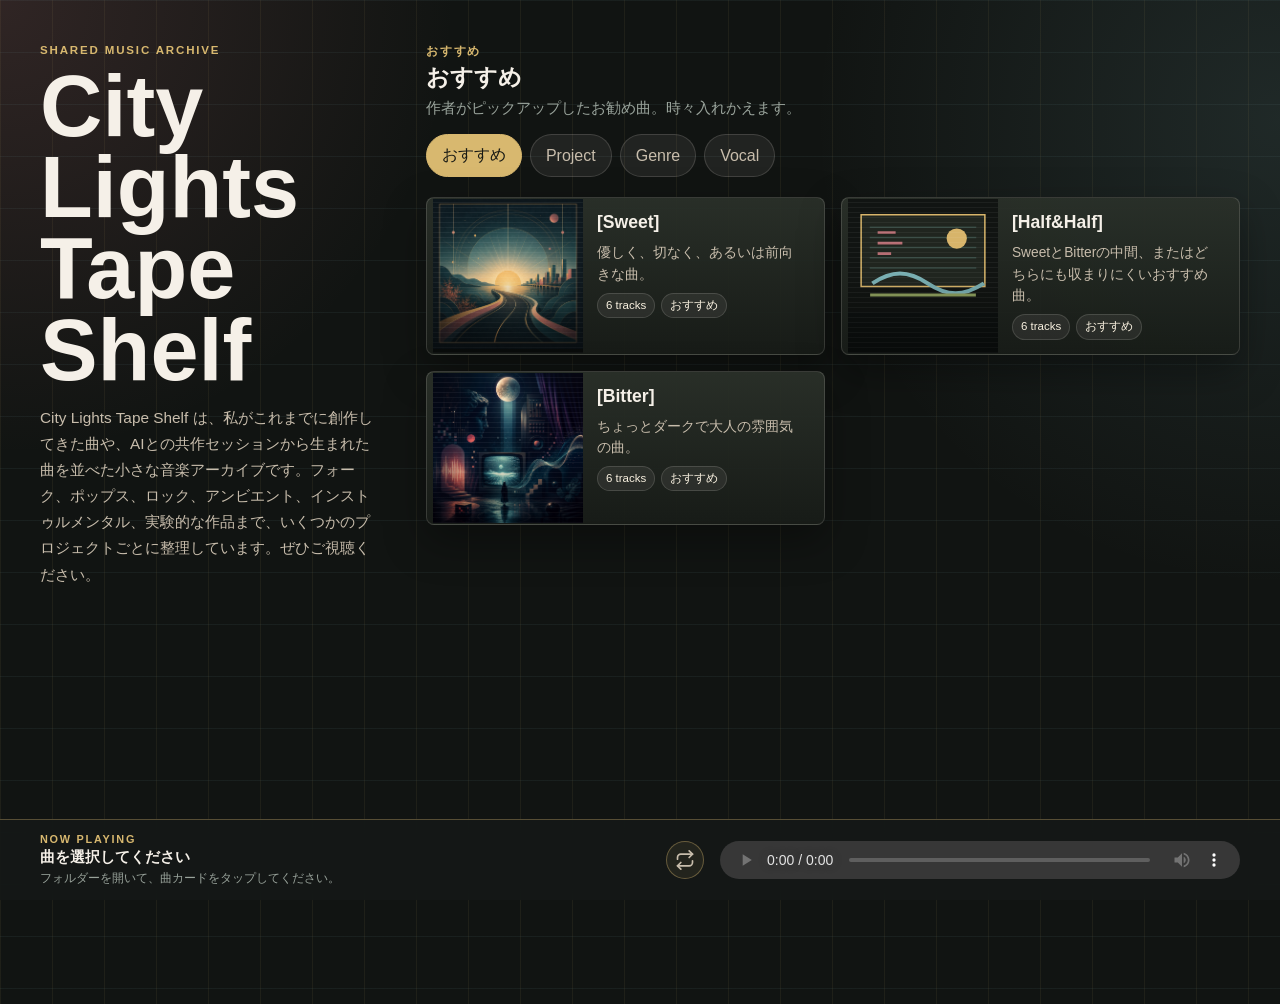
<file: index.html>
<!doctype html>
<html lang="ja">
  <head>
    <meta charset="utf-8" />
    <meta name="viewport" content="width=device-width, initial-scale=1" />
    <title>City Lights Tape Shelf</title>
    <link rel="stylesheet" href="./styles.css" />
  </head>
  <body>
    <div class="app-shell">
      <header class="site-header">
        <div class="header-inner">
        <p class="eyebrow">Shared music archive</p>
        <h1>City Lights Tape Shelf</h1>
        <p class="lead">
          City Lights Tape Shelf は、私がこれまでに創作してきた曲や、AIとの共作セッションから生まれた曲を並べた小さな音楽アーカイブです。フォーク、ポップス、ロック、アンビエント、インストゥルメンタル、実験的な作品まで、いくつかのプロジェクトごとに整理しています。ぜひご視聴ください。
        </p>
        </div>
      </header>

      <main class="page">
      <section class="view-head" aria-label="表示切り替え">
        <div>
          <p class="section-kicker" id="view-kicker">Library</p>
          <h2 id="view-title">Folders</h2>
          <p id="view-description">
            フォルダーを選ぶと、その中の楽曲カードだけを表示します。
          </p>
        </div>
        <button id="back-button" class="text-button" type="button" hidden>Foldersへ戻る</button>
      </section>

      <nav class="view-tabs" aria-label="フォルダーの種類">
        <button class="tab-button is-active" type="button" data-mode="recommend">おすすめ</button>
        <button class="tab-button" type="button" data-mode="project">Project</button>
        <button class="tab-button" type="button" data-mode="genre">Genre</button>
        <button class="tab-button" type="button" data-mode="vocal">Vocal</button>
      </nav>

      <section id="folder-list" class="folder-grid" aria-live="polite"></section>
      <section id="track-list" class="track-grid" aria-live="polite" hidden></section>
      </main>
    </div>

    <footer class="player-dock" aria-label="音楽プレイヤー">
      <div class="now-playing">
        <span class="label">Now playing</span>
        <strong id="current-title">曲を選択してください</strong>
        <span id="current-meta">フォルダーを開いて、曲カードをタップしてください。</span>
      </div>
      <label class="auto-next" title="連続再生（次の曲へ）" aria-label="連続再生（次の曲へ）">
        <input id="auto-next" type="checkbox" />
        <span class="auto-next-icon" aria-hidden="true">
          <svg viewBox="0 0 24 24" role="img">
            <path d="M17 1l4 4-4 4" />
            <path d="M3 11V9a4 4 0 0 1 4-4h14" />
            <path d="M7 23l-4-4 4-4" />
            <path d="M21 13v2a4 4 0 0 1-4 4H3" />
          </svg>
        </span>
      </label>
      <audio id="audio-player" controls preload="none">
        お使いのブラウザはHTML5 audioに対応していません。
      </audio>
    </footer>

    <script src="./data/catalog.js"></script>
    <script src="./app.js"></script>
  </body>
</html>
</file>
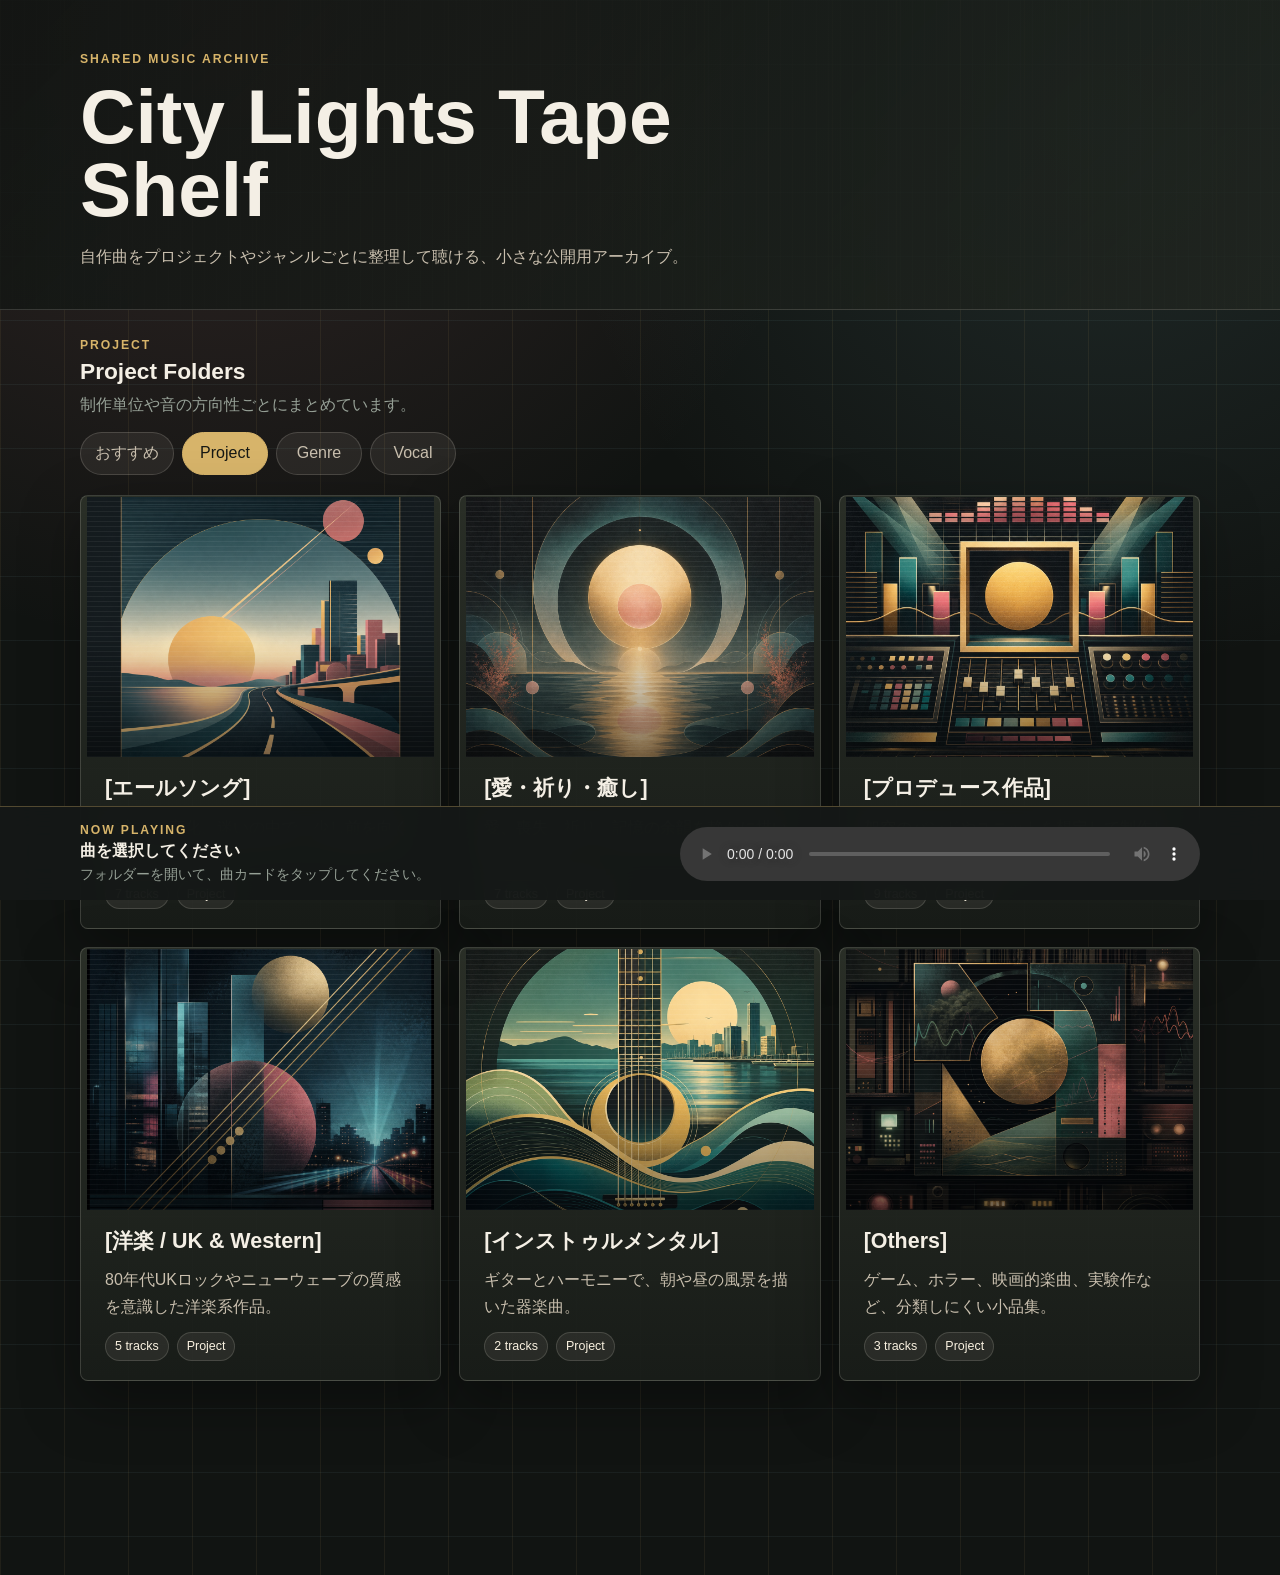
<file: classic/index.html>
<!doctype html>
<html lang="ja">
  <head>
    <meta charset="utf-8" />
    <meta name="viewport" content="width=device-width, initial-scale=1" />
    <title>City Lights Tape Shelf</title>
    <link rel="stylesheet" href="./styles.css" />
  </head>
  <body>
    <header class="site-header">
      <div class="header-inner">
        <p class="eyebrow">Shared music archive</p>
        <h1>City Lights Tape Shelf</h1>
        <p class="lead">
          自作曲をプロジェクトやジャンルごとに整理して聴ける、小さな公開用アーカイブ。
        </p>
      </div>
    </header>

    <main class="page">
      <section class="view-head" aria-label="表示切り替え">
        <div>
          <p class="section-kicker" id="view-kicker">Library</p>
          <h2 id="view-title">Folders</h2>
          <p id="view-description">
            フォルダーを選ぶと、その中の楽曲カードだけを表示します。
          </p>
        </div>
        <button id="back-button" class="text-button" type="button" hidden>Foldersへ戻る</button>
      </section>

      <nav class="view-tabs" aria-label="フォルダーの種類">
        <button class="tab-button" type="button" data-mode="recommend">おすすめ</button>
        <button class="tab-button is-active" type="button" data-mode="project">Project</button>
        <button class="tab-button" type="button" data-mode="genre">Genre</button>
        <button class="tab-button" type="button" data-mode="vocal">Vocal</button>
      </nav>

      <section id="folder-list" class="folder-grid" aria-live="polite"></section>
      <section id="track-list" class="track-grid" aria-live="polite" hidden></section>
    </main>

    <footer class="player-dock" aria-label="音楽プレイヤー">
      <div class="now-playing">
        <span class="label">Now playing</span>
        <strong id="current-title">曲を選択してください</strong>
        <span id="current-meta">フォルダーを開いて、曲カードをタップしてください。</span>
      </div>
      <audio id="audio-player" controls preload="none">
        お使いのブラウザはHTML5 audioに対応していません。
      </audio>
    </footer>

    <script src="../data/catalog.js"></script>
    <script src="./app.js"></script>
  </body>
</html>
</file>
<file: styles.css>
:root {
  color-scheme: dark;
  --ink: #f5f0e8;
  --muted: #c8bdac;
  --subtle: #99a39b;
  --paper: #111412;
  --panel: #20251f;
  --panel-2: #2a3029;
  --line: rgba(245, 240, 232, 0.15);
  --gold: #d8b86f;
  --rose: #bd7378;
  --cyan: #82b7ba;
  --shadow: 0 16px 42px rgba(0, 0, 0, 0.34);
}

* {
  box-sizing: border-box;
}

[hidden] {
  display: none !important;
}

html {
  min-width: 320px;
}

body {
  margin: 0;
  padding-bottom: 132px;
  color: var(--ink);
  font-family:
    "Helvetica Neue", Arial, "Hiragino Kaku Gothic ProN", "Yu Gothic", Meiryo,
    sans-serif;
  background:
    linear-gradient(90deg, rgba(216, 184, 111, 0.07) 1px, transparent 1px),
    linear-gradient(180deg, rgba(130, 183, 186, 0.07) 1px, transparent 1px),
    radial-gradient(circle at 0% 0%, rgba(189, 115, 120, 0.18), transparent 28%),
    radial-gradient(circle at 100% 12%, rgba(130, 183, 186, 0.13), transparent 30%),
    var(--paper);
  background-size: 52px 52px, 52px 52px, auto, auto, auto;
}

button,
audio {
  font: inherit;
}

button {
  border: 0;
}

.app-shell {
  width: min(1180px, calc(100% - 24px));
  margin: 0 auto;
}

.site-header {
  padding: 28px 0 18px;
}

.header-inner {
  max-width: 760px;
}

.eyebrow,
.section-kicker,
.label {
  color: var(--gold);
  font-size: 0.72rem;
  font-weight: 700;
  letter-spacing: 0.16em;
  text-transform: uppercase;
}

.eyebrow {
  margin: 0 0 10px;
}

h1,
h2,
h3,
p {
  margin-top: 0;
}

h1 {
  max-width: 10ch;
  margin-bottom: 14px;
  font-size: clamp(2.35rem, 14vw, 4rem);
  line-height: 0.94;
  letter-spacing: 0;
}

.lead {
  max-width: 42rem;
  margin-bottom: 0;
  color: var(--muted);
  font-size: 0.9rem;
  line-height: 1.7;
}

body.is-subview .site-header {
  padding-bottom: 6px;
}

body.is-subview .site-header h1 {
  max-width: none;
  margin-bottom: 0;
  font-size: 1.42rem;
  line-height: 1.08;
}

body.is-subview .site-header .lead {
  display: none;
}

.page {
  padding: 10px 0 44px;
}

.view-head {
  display: grid;
  gap: 12px;
  margin-bottom: 14px;
}

.section-kicker {
  margin-bottom: 5px;
}

.view-head h2 {
  margin-bottom: 5px;
  font-size: 1.45rem;
  line-height: 1.2;
}

.view-head p:last-child {
  margin-bottom: 0;
  color: var(--subtle);
  font-size: 0.92rem;
  line-height: 1.6;
}

.text-button,
.tab-button {
  color: var(--ink);
  background: rgba(245, 240, 232, 0.07);
  border: 1px solid var(--line);
  border-radius: 999px;
  cursor: pointer;
}

.text-button {
  justify-self: start;
  padding: 9px 13px;
}

.view-tabs {
  position: sticky;
  top: 0;
  z-index: 4;
  display: flex;
  gap: 8px;
  margin: 0 -12px 14px;
  padding: 8px 12px;
  overflow-x: auto;
  background: rgba(17, 20, 18, 0.86);
  border-block: 1px solid rgba(245, 240, 232, 0.08);
  backdrop-filter: blur(16px);
}

.tab-button {
  min-width: max-content;
  padding: 10px 15px;
  color: var(--muted);
  white-space: nowrap;
}

.tab-button.is-active,
.tab-button:hover,
.text-button:hover {
  color: #171914;
  background: var(--gold);
  border-color: var(--gold);
}

.folder-grid,
.track-grid {
  display: grid;
  gap: 12px;
}

.folder-card,
.track-card {
  width: 100%;
  overflow: hidden;
  color: inherit;
  text-align: left;
  background: linear-gradient(180deg, rgba(42, 48, 41, 0.97), rgba(24, 28, 24, 0.97));
  border: 1px solid var(--line);
  border-radius: 8px;
  box-shadow: var(--shadow);
  transition:
    transform 160ms ease,
    border-color 160ms ease,
    background 160ms ease;
}

.folder-card {
  cursor: pointer;
}

.track-card {
  cursor: default;
}

.folder-card {
  display: grid;
  grid-template-columns: 118px minmax(0, 1fr);
  min-height: 132px;
}

.track-card {
  position: relative;
  display: grid;
  grid-template-columns: 92px minmax(0, 1fr);
  min-height: 118px;
}

.folder-card:hover,
.folder-card:focus-visible,
.track-card:hover,
.track-card:focus-visible,
.track-card.is-active {
  transform: translateY(-2px);
  border-color: rgba(216, 184, 111, 0.66);
  outline: none;
}

.track-card.is-active {
  background:
    linear-gradient(90deg, rgba(216, 184, 111, 0.16), transparent 46%),
    linear-gradient(180deg, rgba(49, 54, 45, 0.98), rgba(25, 31, 31, 0.98));
}

.thumb {
  position: relative;
  min-height: 100%;
  overflow: hidden;
  background: #0e1211;
}

.thumb img {
  width: 100%;
  height: 100%;
  display: block;
  object-fit: cover;
}

.thumb::after {
  content: "";
  position: absolute;
  inset: 0;
  background:
    linear-gradient(180deg, transparent 50%, rgba(0, 0, 0, 0.42)),
    repeating-linear-gradient(
      0deg,
      rgba(255, 255, 255, 0.052) 0,
      rgba(255, 255, 255, 0.052) 1px,
      transparent 1px,
      transparent 5px
    );
  pointer-events: none;
}

.card-body {
  min-width: 0;
  display: flex;
  flex-direction: column;
  gap: 8px;
  padding: 13px 14px;
}

.card-title {
  margin: 0;
  color: var(--ink);
  font-size: 1rem;
  line-height: 1.25;
}

.folder-card .card-title {
  font-size: 1.1rem;
}

.description {
  display: -webkit-box;
  margin: 0;
  color: var(--muted);
  font-size: 0.86rem;
  line-height: 1.55;
  overflow: hidden;
  -webkit-box-orient: vertical;
  -webkit-line-clamp: 2;
}

.folder-card .description {
  -webkit-line-clamp: 3;
}

.meta-list {
  display: flex;
  flex-wrap: wrap;
  gap: 6px;
  margin-top: auto;
  overflow: hidden;
}

.chip {
  max-width: 100%;
  padding: 5px 8px;
  color: #f8f0df;
  font-size: 0.72rem;
  line-height: 1.15;
  overflow-wrap: anywhere;
  border: 1px solid rgba(245, 240, 232, 0.14);
  border-radius: 999px;
  background: rgba(245, 240, 232, 0.07);
}

.track-card .chip:nth-child(n + 3) {
  display: none;
}

.play-label {
  align-self: flex-start;
  margin-top: 1px;
  padding: 5px 10px;
  color: #161814;
  font-size: 0.74rem;
  font-weight: 700;
  line-height: 1;
  border-radius: 999px;
  background: var(--gold);
  cursor: pointer;
}

.track-card.is-active .play-label {
  background: var(--cyan);
}

.track-card.is-expanded .description {
  display: block;
  overflow: visible;
  -webkit-line-clamp: unset;
}

.track-actions {
  display: flex;
  align-items: center;
  gap: 8px;
  margin-top: 2px;
}

.detail-button {
  padding: 5px 10px;
  color: var(--muted);
  font-size: 0.74rem;
  font-weight: 700;
  line-height: 1;
  border: 1px solid rgba(245, 240, 232, 0.18);
  border-radius: 999px;
  background: rgba(245, 240, 232, 0.06);
  cursor: pointer;
}

.detail-button:hover,
.detail-button:focus-visible,
.play-label:hover,
.play-label:focus-visible {
  outline: none;
  border-color: var(--gold);
}

.player-dock {
  position: fixed;
  right: 0;
  bottom: 0;
  left: 0;
  z-index: 10;
  display: grid;
  grid-template-columns: minmax(0, 1fr);
  gap: 9px;
  align-items: center;
  padding: 10px 12px 12px;
  background: rgba(21, 24, 23, 0.96);
  border-top: 1px solid rgba(216, 184, 111, 0.34);
  backdrop-filter: blur(18px);
}

.now-playing {
  min-width: 0;
}

.label {
  display: block;
  margin-bottom: 3px;
  font-size: 0.68rem;
}

.now-playing strong,
.now-playing span:last-child {
  display: block;
  overflow: hidden;
  text-overflow: ellipsis;
  white-space: nowrap;
}

.now-playing strong {
  margin-bottom: 3px;
  font-size: 0.92rem;
}

.now-playing span:last-child {
  color: var(--subtle);
  font-size: 0.76rem;
}

.auto-next {
  display: inline-flex;
  align-items: center;
  justify-content: center;
  justify-self: start;
  width: 38px;
  height: 38px;
  padding: 0;
  color: var(--ink);
  border: 1px solid rgba(216, 184, 111, 0.38);
  border-radius: 50%;
  background: rgba(216, 184, 111, 0.08);
  cursor: pointer;
}

.auto-next input {
  position: absolute;
  width: 1px;
  height: 1px;
  overflow: hidden;
  clip: rect(0 0 0 0);
  clip-path: inset(50%);
  white-space: nowrap;
}

.auto-next-icon {
  width: 20px;
  height: 20px;
  color: var(--muted);
}

.auto-next-icon svg {
  width: 100%;
  height: 100%;
  display: block;
  fill: none;
  stroke: currentColor;
  stroke-width: 2;
  stroke-linecap: round;
  stroke-linejoin: round;
}

.auto-next:has(input:checked) {
  color: #171914;
  background: var(--gold);
  border-color: var(--gold);
}

.auto-next:has(input:checked) .auto-next-icon {
  color: #171914;
}

.auto-next:hover,
.auto-next:focus-within {
  border-color: var(--gold);
  outline: none;
}

audio {
  width: 100%;
  min-width: 0;
  height: 38px;
  accent-color: var(--gold);
}

@media (min-width: 720px) {
  body {
    padding-bottom: 104px;
  }

  .app-shell {
    width: min(1200px, calc(100% - 36px));
    display: grid;
    grid-template-columns: minmax(240px, 0.38fr) minmax(0, 1fr);
    gap: 28px;
    align-items: start;
  }

  .site-header {
    position: sticky;
    top: 0;
    min-height: 100vh;
    display: flex;
    align-items: start;
    padding: 44px 0 128px;
  }

  .page {
    padding: 44px 0 64px;
  }

  h1 {
    max-width: 8.8ch;
    font-size: clamp(3.2rem, 7vw, 5.4rem);
  }

  .lead {
    font-size: 0.96rem;
  }

  body.is-subview .site-header {
    padding: 44px 0 128px;
  }

  body.is-subview .site-header h1 {
    max-width: 8.8ch;
    margin-bottom: 14px;
    font-size: clamp(3.2rem, 7vw, 5.4rem);
    line-height: 0.94;
  }

  body.is-subview .site-header .lead {
    display: block;
  }

  .view-head {
    grid-template-columns: minmax(0, 1fr) auto;
    align-items: end;
  }

  .view-tabs {
    position: static;
    margin: 0 0 18px;
    padding: 0 0 2px;
    background: transparent;
    border: 0;
    backdrop-filter: none;
  }

  .folder-grid {
    grid-template-columns: repeat(2, minmax(0, 1fr));
    gap: 16px;
  }

  .folder-card {
    grid-template-columns: 150px minmax(0, 1fr);
    min-height: 150px;
  }

  .folder-card .thumb {
    aspect-ratio: auto;
    min-height: 100%;
  }

  .track-grid {
    gap: 12px;
  }

  .track-card {
    grid-template-columns: 128px minmax(0, 1fr);
    min-height: 132px;
  }

  .track-card .chip:nth-child(n + 3) {
    display: inline-block;
  }

  .player-dock {
    grid-template-columns: minmax(0, 1fr) auto minmax(320px, 520px);
    gap: 16px;
    padding: 13px max(18px, calc((100vw - 1200px) / 2));
  }
}

@media (min-width: 1040px) {
  .app-shell {
    grid-template-columns: minmax(300px, 0.42fr) minmax(0, 1fr);
    gap: 44px;
  }

  .folder-grid {
    grid-template-columns: repeat(2, minmax(0, 1fr));
  }

  .track-grid {
    grid-template-columns: repeat(2, minmax(0, 1fr));
  }
}

@media (max-width: 390px) {
  .app-shell {
    width: min(100% - 18px, 1180px);
  }

  .folder-card {
    grid-template-columns: 104px minmax(0, 1fr);
  }

  .track-card {
    grid-template-columns: 82px minmax(0, 1fr);
  }

  .card-body {
    padding: 11px 12px;
  }

  .card-title {
    font-size: 0.94rem;
  }

  .description {
    font-size: 0.8rem;
  }
}
</file>
<file: classic/styles.css>
:root {
  color-scheme: dark;
  --ink: #f4efe5;
  --muted: #c9bfae;
  --subtle: #96a096;
  --paper: #111412;
  --panel: #20251f;
  --panel-2: #2b3028;
  --line: rgba(244, 239, 229, 0.16);
  --gold: #d7b46a;
  --rose: #b66d73;
  --cyan: #78aeb1;
  --green: #8fa15f;
  --shadow: 0 20px 58px rgba(0, 0, 0, 0.34);
}

* {
  box-sizing: border-box;
}

[hidden] {
  display: none !important;
}

body {
  min-width: 320px;
  margin: 0;
  padding-bottom: 138px;
  color: var(--ink);
  font-family:
    "Helvetica Neue", Arial, "Hiragino Kaku Gothic ProN", "Yu Gothic", Meiryo,
    sans-serif;
  background:
    linear-gradient(90deg, rgba(215, 180, 106, 0.08) 1px, transparent 1px),
    linear-gradient(180deg, rgba(120, 174, 177, 0.08) 1px, transparent 1px),
    radial-gradient(circle at 16% 0%, rgba(182, 109, 115, 0.2), transparent 34%),
    radial-gradient(circle at 86% 8%, rgba(120, 174, 177, 0.14), transparent 30%),
    #111412;
  background-size: 64px 64px, 64px 64px, auto, auto, auto;
}

button,
audio {
  font: inherit;
}

button {
  border: 0;
}

.site-header {
  border-bottom: 1px solid var(--line);
  background:
    linear-gradient(135deg, rgba(17, 20, 18, 0.9), rgba(32, 37, 31, 0.78)),
    repeating-linear-gradient(
      90deg,
      rgba(244, 239, 229, 0.04) 0,
      rgba(244, 239, 229, 0.04) 1px,
      transparent 1px,
      transparent 12px
    );
}

.header-inner,
.page {
  width: min(1120px, calc(100% - 32px));
  margin: 0 auto;
}

.header-inner {
  padding: 52px 0 38px;
}

.eyebrow,
.section-kicker,
.label {
  color: var(--gold);
  font-size: 0.76rem;
  font-weight: 700;
  letter-spacing: 0.16em;
  text-transform: uppercase;
}

.eyebrow {
  margin: 0 0 14px;
}

h1,
h2,
h3,
p {
  margin-top: 0;
}

h1 {
  max-width: 780px;
  margin-bottom: 16px;
  font-size: clamp(2.2rem, 6vw, 5.2rem);
  line-height: 0.95;
  letter-spacing: 0;
}

.lead {
  max-width: 680px;
  margin-bottom: 0;
  color: var(--muted);
  font-size: 1.02rem;
  line-height: 1.8;
}

.page {
  padding: 28px 0 56px;
}

.view-head {
  display: flex;
  align-items: end;
  justify-content: space-between;
  gap: 18px;
  margin-bottom: 14px;
}

.section-kicker {
  margin-bottom: 6px;
}

.view-head h2 {
  margin-bottom: 6px;
  font-size: 1.42rem;
  line-height: 1.2;
}

.view-head p:last-child {
  margin-bottom: 0;
  color: var(--subtle);
  line-height: 1.65;
}

.text-button,
.tab-button {
  color: var(--ink);
  background: rgba(244, 239, 229, 0.07);
  border: 1px solid var(--line);
  border-radius: 999px;
  cursor: pointer;
}

.text-button {
  flex: 0 0 auto;
  padding: 10px 14px;
}

.view-tabs {
  display: flex;
  gap: 8px;
  margin-bottom: 18px;
  overflow-x: auto;
  padding-bottom: 2px;
}

.tab-button {
  min-width: 86px;
  padding: 10px 14px;
  color: var(--muted);
  white-space: nowrap;
}

.tab-button.is-active,
.tab-button:hover,
.text-button:hover {
  color: #161814;
  background: var(--gold);
  border-color: var(--gold);
}

.folder-grid,
.track-grid {
  display: grid;
  gap: 18px;
}

.folder-grid {
  grid-template-columns: repeat(3, minmax(0, 1fr));
}

.track-grid {
  grid-template-columns: repeat(3, minmax(0, 1fr));
}

.folder-card,
.track-card {
  display: grid;
  grid-template-rows: auto 1fr;
  min-height: 100%;
  overflow: hidden;
  color: inherit;
  text-align: left;
  background: linear-gradient(180deg, rgba(43, 48, 40, 0.96), rgba(25, 29, 25, 0.96));
  border: 1px solid var(--line);
  border-radius: 8px;
  box-shadow: var(--shadow);
  cursor: pointer;
  transition:
    transform 160ms ease,
    border-color 160ms ease,
    background 160ms ease;
}

.folder-card:hover,
.folder-card:focus-visible,
.track-card:hover,
.track-card:focus-visible,
.track-card.is-active {
  transform: translateY(-3px);
  border-color: rgba(215, 180, 106, 0.62);
  outline: none;
}

.track-card.is-active {
  background: linear-gradient(180deg, rgba(48, 52, 43, 0.98), rgba(26, 32, 32, 0.98));
}

.thumb {
  position: relative;
  aspect-ratio: 4 / 3;
  overflow: hidden;
  background: #0e1211;
}

.thumb img {
  width: 100%;
  height: 100%;
  display: block;
  object-fit: cover;
}

.thumb::after {
  content: "";
  position: absolute;
  inset: 0;
  background:
    linear-gradient(180deg, transparent 54%, rgba(0, 0, 0, 0.46)),
    repeating-linear-gradient(
      0deg,
      rgba(255, 255, 255, 0.055) 0,
      rgba(255, 255, 255, 0.055) 1px,
      transparent 1px,
      transparent 5px
    );
  pointer-events: none;
}

.card-body {
  display: flex;
  flex-direction: column;
  gap: 12px;
  padding: 18px;
}

.card-title {
  margin: 0;
  color: var(--ink);
  font-size: 1.2rem;
  line-height: 1.3;
}

.folder-card .card-title {
  font-size: 1.34rem;
}

.description {
  margin: 0;
  color: var(--muted);
  line-height: 1.65;
}

.meta-list {
  display: flex;
  flex-wrap: wrap;
  gap: 8px;
  margin-top: auto;
}

.chip {
  max-width: 100%;
  padding: 6px 9px;
  color: #f8f0df;
  font-size: 0.78rem;
  line-height: 1.2;
  overflow-wrap: anywhere;
  border: 1px solid rgba(244, 239, 229, 0.15);
  border-radius: 999px;
  background: rgba(244, 239, 229, 0.07);
}

.player-dock {
  position: fixed;
  right: 0;
  bottom: 0;
  left: 0;
  z-index: 10;
  display: grid;
  grid-template-columns: minmax(0, 1fr) minmax(280px, 520px);
  gap: 18px;
  align-items: center;
  padding: 16px max(16px, calc((100vw - 1120px) / 2));
  background: rgba(21, 24, 23, 0.94);
  border-top: 1px solid rgba(215, 180, 106, 0.32);
  backdrop-filter: blur(18px);
}

.now-playing {
  min-width: 0;
}

.label {
  display: block;
  margin-bottom: 4px;
}

.now-playing strong,
.now-playing span:last-child {
  display: block;
  overflow: hidden;
  text-overflow: ellipsis;
  white-space: nowrap;
}

.now-playing strong {
  margin-bottom: 4px;
  font-size: 1rem;
}

.now-playing span:last-child {
  color: var(--subtle);
  font-size: 0.86rem;
}

audio {
  width: 100%;
  min-width: 0;
  accent-color: var(--gold);
}

@media (max-width: 900px) {
  body {
    padding-bottom: 178px;
  }

  .folder-grid,
  .track-grid {
    grid-template-columns: repeat(2, minmax(0, 1fr));
  }

  .player-dock {
    grid-template-columns: 1fr;
    gap: 12px;
  }
}

@media (max-width: 620px) {
  .header-inner {
    padding: 36px 0 28px;
  }

  .page {
    width: min(100% - 24px, 1120px);
    padding-top: 22px;
  }

  .view-head {
    display: block;
  }

  .text-button {
    margin-top: 12px;
  }

  .folder-grid,
  .track-grid {
    grid-template-columns: 1fr;
    gap: 14px;
  }

  .card-body {
    padding: 15px;
  }
}
</file>
